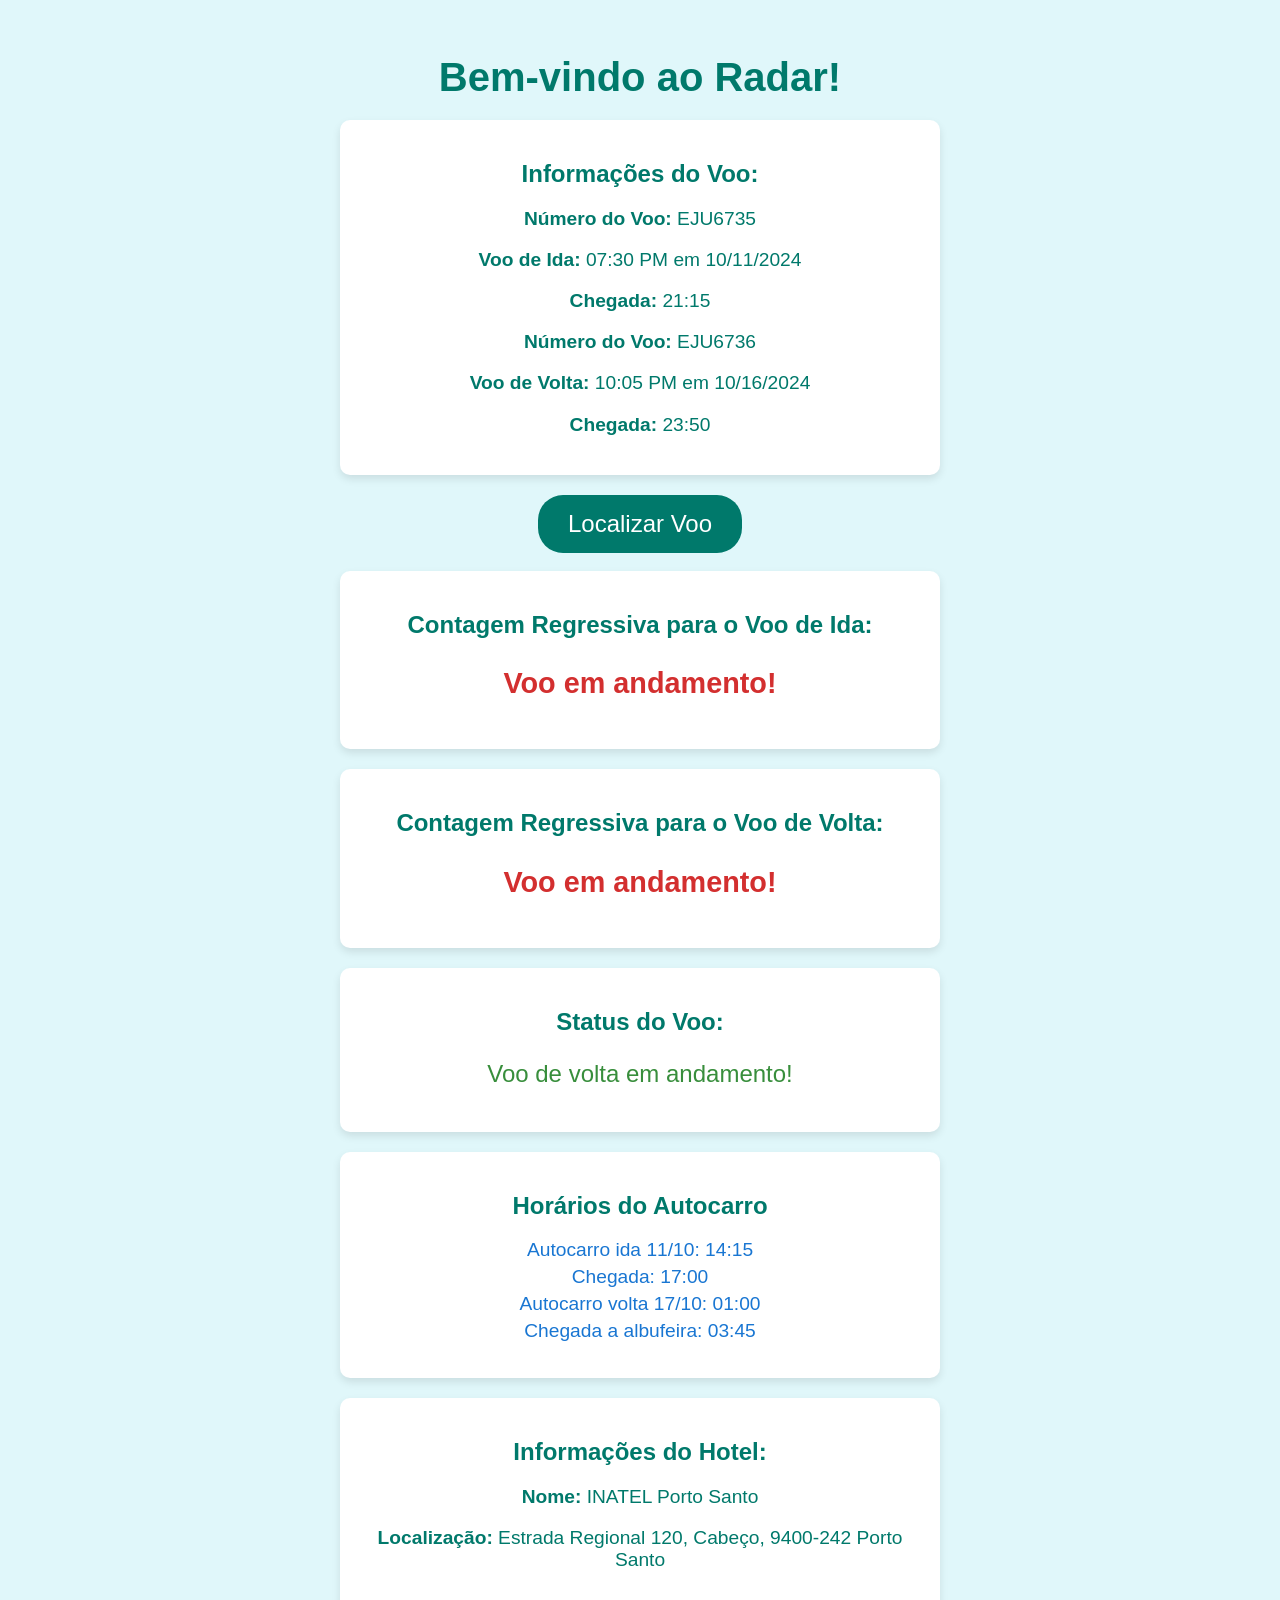
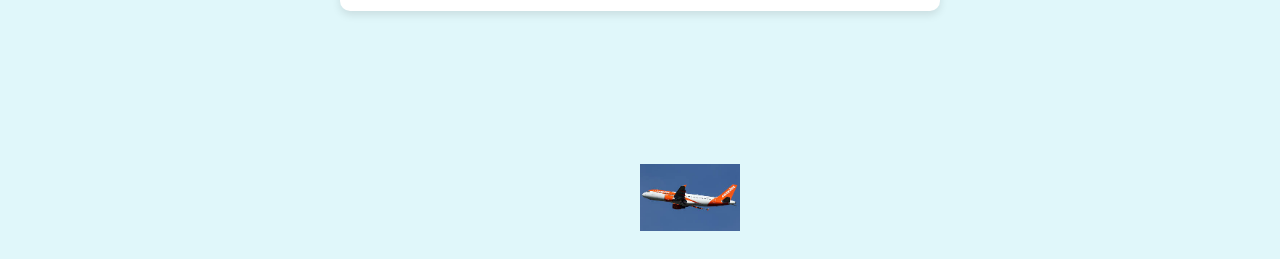
<file: index.html>
<!DOCTYPE html>
<html lang="pt">
<head>
    <meta charset="UTF-8">
    <meta name="viewport" content="width=device-width, initial-scale=1.0">
    <title>Informações da Viagem</title>
    <link rel="stylesheet" href="style.css">
</head>
<body>
    <div class="container">
        <h1>Bem-vindo ao Radar!</h1>
        
        <!-- Informações do Voo -->
        <div class="flight-info">
            <h2>Informações do Voo:</h2>
            <p><strong>Número do Voo:</strong> <span id="flight-number">EJU6735</span></p>
            <p><strong>Voo de Ida:</strong> <span id="departure-time">19:30</span> em <span id="departure-date">11/10/2024</span></p>
            <p><strong>Chegada:</strong> <span id="chegada-ida">21:15</span></p>
            <p><strong>Número do Voo:</strong> <span id="flight-number">EJU6736</span></p>
            <p><strong>Voo de Volta:</strong> <span id="return-time">22:05</span> em <span id="return-date">16/10/2024</span></p>
            <p><strong>Chegada:</strong> <span id="chegada-volta">23:50</span></p>
        </div>
        <!-- Botão para localizar o voo -->
        <div class="locate-flight">
            <a href="https://pt.flightaware.com/live/findflight" target="_blank" class="btn">Localizar Voo</a>
        </div><br>

        <!-- Contagem Regressiva para o Voo de Ida -->
        <div class="countdown">
            <h2>Contagem Regressiva para o Voo de Ida:</h2>
            <p id="departure-timer">00:00:00:00</p>
        </div>

        <!-- Contagem Regressiva para o Voo de Volta -->
        <div class="countdown">
            <h2>Contagem Regressiva para o Voo de Volta:</h2>
            <p id="return-timer">00:00:00:00</p>
        </div>

        <!-- Status do Voo -->
        <div class="status">
            <h2>Status do Voo:</h2>
            <p id="status">Preparando para decolar...</p>
        </div>

        <!-- Horários do Autocarro -->
        <div class="bus-schedule">
            <h2>Horários do Autocarro</h2>
            <ul>
                <li>Autocarro ida 11/10: 14:15</li>
                <li> Chegada: 17:00</li>
                <li>Autocarro volta 17/10: 01:00</li>
                <li>Chegada a albufeira: 03:45</li>
            </ul>
        </div>
        <!-- Informações do Hotel -->
        <div class="hotel-info">
            <h2>Informações do Hotel:</h2>
            <p><strong>Nome:</strong> INATEL Porto Santo</p>
            <p><strong>Localização:</strong> Estrada Regional 120, Cabeço, 9400-242 Porto Santo</p>
        </div>


        <!-- Animação do Avião -->
        <div class="plane-animation">
            <img src="plane.jpeg" alt="Aviãozinho" class="plane" id="plane">
        </div>
    </div>
    <script src="script.js"></script>
</body>
</html>
</file>
<file: style.css>
body {
    font-family: Arial, sans-serif;
    background-color: #e0f7fa;
    text-align: center;
    color: #00796b;
}

.container {
    max-width: 600px;
    margin: 0 auto;
    padding: 20px;
}

h1 {
    font-size: 2.5em;
    margin-bottom: 20px;
}

.flight-info, .countdown, .status, .bus-schedule {
    background-color: #ffffff;
    padding: 20px;
    border-radius: 10px;
    box-shadow: 0 4px 8px rgba(0, 0, 0, 0.1);
    margin-bottom: 20px;
}

.flight-info p, .status p {
    font-size: 1.2em;
}

#departure-timer, #return-timer {
    font-size: 1.8em; /* Ajuste no tamanho da fonte */
    color: #d32f2f;
    font-weight: bold; /* Negrito para destacar a contagem */
}

#status {
    font-size: 1.5em;
    color: #388e3c;
}

.bus-schedule ul {
    list-style-type: none;
    padding: 0;
}

.bus-schedule li {
    font-size: 1.2em;
    color: #1976d2;
    margin: 5px 0;
}

.plane-animation {
    position: relative;
    height: 200px;
}

.plane {
    width: 100px;
    position: absolute;
    bottom: 0;
    animation: fly 10s linear infinite;
}

@keyframes fly {
    0% { left: -10%; bottom: 0; }
    50% { left: 50%; bottom: 50%; }
    100% { left: 110%; bottom: 0; }
}
.locate-flight {
    margin-top: 20px; /* Espaço acima do botão */
}

.btn {
    display: inline-block;
    padding: 15px 30px; /* Espaçamento interno do botão */
    font-size: 1.5em; /* Tamanho da fonte */
    color: #ffffff; /* Cor do texto */
    background-color: #00796b; /* Cor de fundo */
    border: none; /* Remover bordas padrão */
    border-radius: 25px; /* Bordas arredondadas */
    text-decoration: none; /* Remover sublinhado */
    transition: background-color 0.3s, transform 0.3s; /* Transição suave para efeitos */
}

.btn:hover {
    background-color: #004d40; /* Cor de fundo ao passar o mouse */
    transform: scale(1.05); /* Aumentar um pouco o botão ao passar o mouse */
}
.hotel-info {
    background-color: #ffffff;
    padding: 20px;
    border-radius: 10px;
    box-shadow: 0 4px 8px rgba(0, 0, 0, 0.1);
    margin-bottom: 20px;
}

.hotel-info p {
    font-size: 1.2em; /* Tamanho da fonte */
    color: #00796b; /* Cor do texto */
}
</file>
